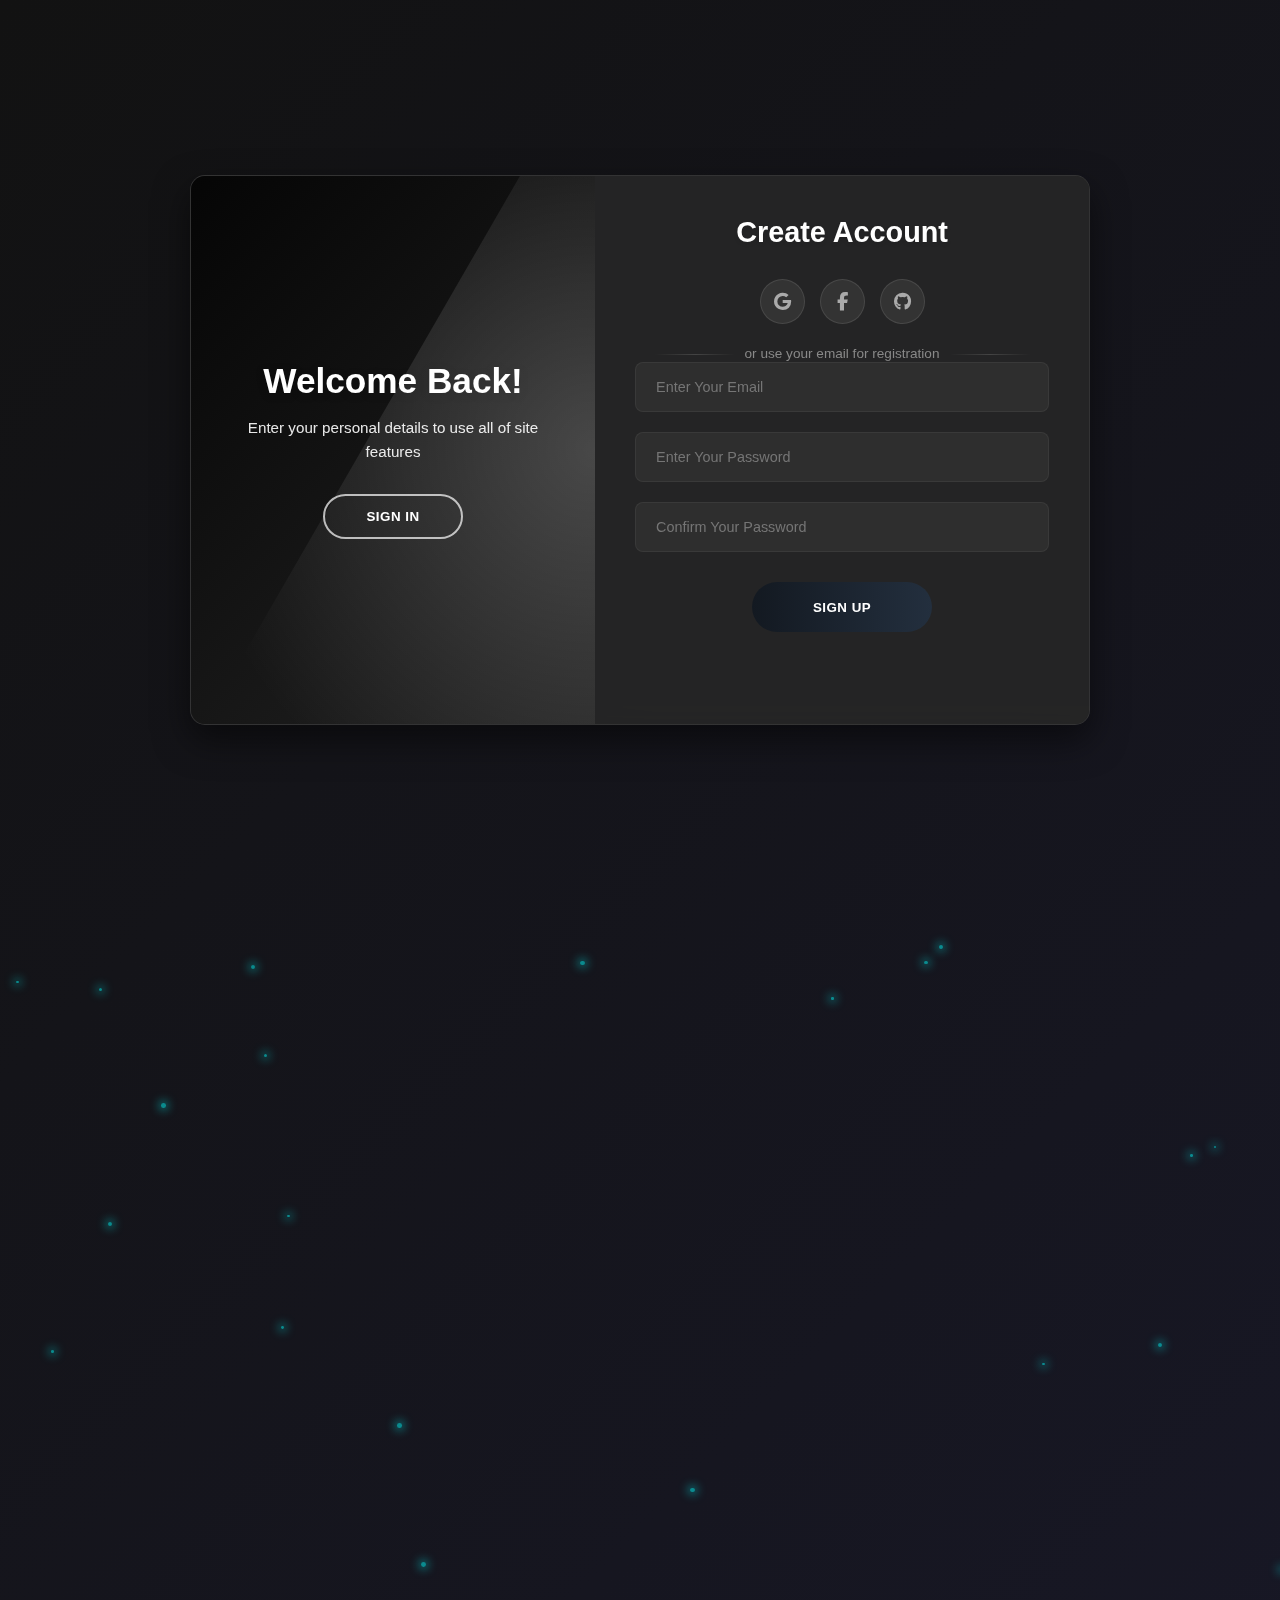
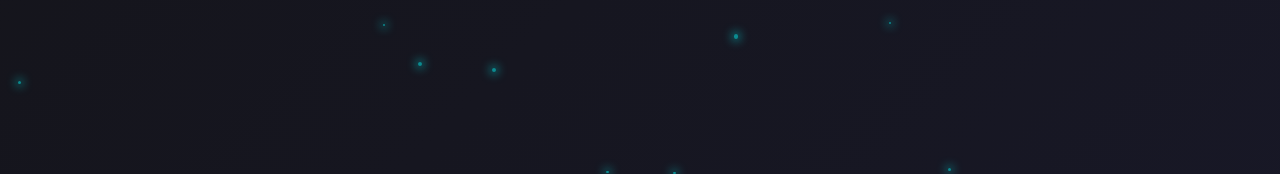
<file: PredectiveMaintenance/templates/1.html>
<!DOCTYPE html>
<html lang="en">
<head>
    <meta charset="UTF-8">
    <meta name="viewport" content="width=device-width, initial-scale=1.0">
    <title>Registration</title>
    <link rel="stylesheet" href="https://cdnjs.cloudflare.com/ajax/libs/font-awesome/6.4.0/css/all.min.css">
    <style>
        /* Modern CSS with particle effects */
        * {
            margin: 0;
            padding: 0;
            font-family: 'Amazon Ember', Arial, sans-serif;
            box-sizing: border-box;
        }

        @keyframes fadeIn {
            from { opacity: 0; transform: translateY(20px); }
            to { opacity: 1; transform: translateY(0); }
        }

        @keyframes gradientShift {
            0% { background-position: 0% 50%; }
            50% { background-position: 100% 50%; }
            100% { background-position: 0% 50%; }
        }

        /* Aqua Particles */
        .particles {
            position: absolute;
            top: 0;
            left: 0;
            width: 100%;
            height: 100%;
            z-index: 0;
        }

        .particle {
            position: absolute;
            width: 4px;
            height: 4px;
            background-color: rgba(0, 255, 255, 0.5);
            border-radius: 50%;
            box-shadow: 0 0 10px 2px rgba(0, 255, 255, 0.5);
            animation: float 15s infinite linear;
        }

        @keyframes float {
            0% {
                transform: translateY(0) translateX(0);
                opacity: 0;
            }
            10% {
                opacity: 1;
            }
            90% {
                opacity: 1;
            }
            100% {
                transform: translateY(-100vh) translateX(100px);
                opacity: 0;
            }
        }

        body {
            background: linear-gradient(-45deg, #121212, #1a1a2e, #121212);
            background-size: 400% 400%;
            animation: gradientShift 15s ease infinite;
            display: flex;
            align-items: center;
            justify-content: center;
            min-height: 100vh;
            padding: 20px;
            overflow: hidden;
            position: relative;
        }

        .main-container {
            height: 550px;
            width: 900px;
            background-color: rgba(30, 30, 30, 0.85);
            border-radius: 15px;
            display: flex;
            box-shadow: 0 15px 35px rgba(0, 0, 0, 0.5);
            overflow: hidden;
            transition: transform 0.3s ease;
            position: relative;
            z-index: 1;
            backdrop-filter: blur(8px);
            border: 1px solid rgba(255, 255, 255, 0.1);
        }

        .main-container:hover {
            transform: translateY(-5px);
            box-shadow: 0 20px 40px rgba(0, 0, 0, 0.3);
        }

        .left-side-main-div {
            height: 100%;
            width: 45%;
            background: linear-gradient(135deg, rgba(0, 0, 0, 0.8), rgba(37, 37, 37, 0.8));
            display: flex;
            flex-direction: column;
            justify-content: center;
            align-items: center;
            padding: 40px;
            text-align: center;
            position: relative;
            overflow: hidden;
            transition: all 0.5s ease;
        }

        .left-side-main-div:hover {
            background: linear-gradient(135deg,  rgba(37, 37, 37, 0.8), rgba(0, 0, 0, 0.8));
        }

        .left-side-main-div::before {
            content: '';
            position: absolute;
            top: -50%;
            right: -50%;
            width: 100%;
            height: 200%;
            background: radial-gradient(circle, rgba(255,255,255,0.2) 0%, rgba(255,255,255,0) 70%);
            transform: rotate(30deg);
        }

        #left-side-1heading {
            color: #FFFFFF;
            font-size: 2.2rem;
            font-weight: 700;
            margin-bottom: 15px;
            animation: fadeIn 0.8s ease-out;
            text-shadow: 0 2px 10px rgba(0, 0, 0, 0.2);
        }

        .left-side-1span, .left-side-2span {
            font-size: 0.95rem;
            color: rgba(255, 255, 255, 0.9);
            line-height: 1.6;
            margin: 5px 0;
            animation: fadeIn 1s ease-out;
        }

        .left-side-1button {
            height: 45px;
            width: 140px;
            border-radius: 25px;
            background-color: transparent;
            border: 2px solid rgba(255, 255, 255, 0.7);
            color: #FFFFFF;
            cursor: pointer;
            font-weight: 600;
            margin-top: 30px;
            transition: all 0.3s ease;
            letter-spacing: 0.5px;
            position: relative;
            display: inline-flex;
            align-items: center;
            justify-content: center;
            overflow: hidden;
            z-index: 1;
            animation: fadeIn 1.2s ease-out;
        }

        .left-side-1button::before {
            content: '';
            position: absolute;
            top: 0;
            left: 0;
            width: 100%;
            height: 100%;
            background: rgba(255, 255, 255, 0.15);
            z-index: -1;
            transform: scaleX(0);
            transform-origin: right;
            transition: transform 0.3s ease;
        }

        .left-side-1button:hover::before {
            transform: scaleX(1);
            transform-origin: left;
        }

        .left-side-1button:hover {
            background-color: transparent;
            transform: translateY(-3px);
            box-shadow: 0 8px 20px rgba(0, 0, 0, 0.2);
            border-color: rgba(255, 255, 255, 0.9);
        }

        .left-side-1button:active {
            transform: translateY(0) scale(0.98);
        }

        .right-side-main-div {
            height: 100%;
            width: 55%;
            padding: 40px;
            display: flex;
            flex-direction: column;
            align-items: center;
            background: rgba(42, 42, 42, 0.7);
            transition: all 0.5s ease;
        }

        .right-side-main-div:hover {
            background: rgba(42, 42, 42, 0.8);
        }

        #right-side-1heading {
            color: #ffffff;
            font-size: 1.8rem;
            font-weight: 700;
            margin-bottom: 10px;
            animation: fadeIn 0.6s ease-out;
            text-shadow: 0 2px 4px rgba(0,0,0,0.1);
        }

        .right-side-all-2div {
            display: flex;
            gap: 15px;
            margin: 20px 0;
            animation: fadeIn 0.8s ease-out;
        }

        .social-icon {
            height: 45px;
            width: 45px;
            border-radius: 50%;
            display: flex;
            align-items: center;
            justify-content: center;
            background-color: rgba(58, 58, 58, 0.7);
            color: #aaa;
            transition: all 0.3s ease;
            cursor: pointer;
            font-size: 18px;
            border: 1px solid rgba(255, 255, 255, 0.1);
        }

        .social-icon:hover {
            transform: translateY(-3px);
            box-shadow: 0 5px 15px rgba(0, 0, 0, 0.2);
            background-color: rgba(74, 74, 74, 0.9);
        }

        .social-icon.google:hover { color: #DB4437; }
        .social-icon.facebook:hover { color: #4267B2; }
        .social-icon.github:hover { color: #f5f5f5; }
        .social-icon.linkedin:hover { color: #0077B5; }

        .right-side-1span {
            font-size: 0.85rem;
            color: #888;
            margin-bottom: 20px;
            position: relative;
            animation: fadeIn 1s ease-out;
        }

        .right-side-1span::before, .right-side-1span::after {
            content: "";
            position: absolute;
            height: 1px;
            width: 80px;
            background: linear-gradient(to right, transparent, #444, transparent);
            top: 50%;
        }

        .right-side-1span::before {
            left: -90px;
        }

        .right-side-1span::after {
            right: -90px;
        }

        .input-group {
            position: relative;
            width: 100%;
            margin-bottom: 20px;
            animation: fadeIn 1.2s ease-out;
        }

        .right-side-1input, 
        .right-side-2input, 
        .right-side-3input {
            height: 50px;
            width: 100%;
            padding: 0 20px;
            border: 1px solid rgba(68, 68, 68, 0.5);
            border-radius: 8px;
            font-size: 0.9rem;
            background: rgba(51, 51, 51, 0.7);
            color: #fff;
            transition: all 0.3s ease;
        }

        .right-side-1input:focus, 
        .right-side-2input:focus, 
        .right-side-3input:focus {
            border-color: rgba(255, 153, 0, 0.7);
            box-shadow: 0 0 0 3px rgba(255, 153, 0, 0.2);
            outline: none;
            background: rgba(51, 51, 51, 0.9);
        }

        .right-side-1button {
            height: 50px;
            width: 180px;
            color: white;
            background: linear-gradient(to right, #131921, #232F3E);
            border-radius: 25px;
            border: none;
            cursor: pointer;
            font-weight: 600;
            margin-top: 10px;
            transition: all 0.3s ease;
            animation: fadeIn 1.4s ease-out;
            letter-spacing: 0.5px;
            position: relative;
            overflow: hidden;
        }

        .right-side-1button::before {
            content: '';
            position: absolute;
            top: 0;
            left: -100%;
            width: 100%;
            height: 100%;
            background: linear-gradient(90deg, transparent, rgba(255, 255, 255, 0.2), transparent);
            transition: 0.5s;
        }

        .right-side-1button:hover {
            background: linear-gradient(to right, #232F3E, #37475A);
            transform: translateY(-3px);
            box-shadow: 0 10px 20px rgba(0, 0, 0, 0.3);
        }

        .right-side-1button:hover::before {
            left: 100%;
        }

        /* Responsive adjustments */
        @media (max-width: 768px) {
            .main-container {
                flex-direction: column;
                height: auto;
                width: 95%;
            }
            
            .left-side-main-div, 
            .right-side-main-div {
                width: 100%;
                padding: 30px;
            }
            
            .left-side-main-div {
                border-radius: 15px 15px 0 0;
            }
            
            .right-side-main-div {
                border-radius: 0 0 15px 15px;
            }

            .right-side-1span::before, 
            .right-side-1span::after {
                width: 50px;
            }

            .right-side-1span::before {
                left: -60px;
            }

            .right-side-1span::after {
                right: -60px;
            }
        }
    </style>
</head>
<body>
    <!-- Aqua Particles Background -->
    <div class="particles" id="particles"></div>
    
    <div class="main-container">
        <div class="left-side-main-div">
            <div class="left-side-all-1div">
                <h2 id="left-side-1heading">Welcome Back!</h2>
            </div>
            <div class="left-side-all-2div">
                <span class="left-side-1span">Enter your personal details to use all of site features</span>
            </div>
            <div class="left-side-all-4div">
                <button type="button" class="left-side-1button">SIGN IN</button>
            </div>
        </div>

        <div class="right-side-main-div">
            <div class="right-side-all-1div">
                <h2 id="right-side-1heading">Create Account</h2>
            </div>
            <div class="right-side-all-2div">
                <div class="social-icon google"><i class="fab fa-google"></i></div>
                <div class="social-icon facebook"><i class="fab fa-facebook-f"></i></div>
                <div class="social-icon github"><i class="fab fa-github"></i></div>
                <!-- <div class="social-icon linkedin"><i class="fab fa-linkedin-in"></i></div> -->
            </div>
            <div class="right-side-all-3div">
                <span class="right-side-1span">or use your email for registration</span>
            </div>
            <div class="input-group">
                <input type="email" class="right-side-1input" placeholder="Enter Your Email">
            </div>
            <div class="input-group">
                <input type="password" class="right-side-2input" placeholder="Enter Your Password">
            </div>
            <div class="input-group">
                <input type="password" class="right-side-3input" placeholder="Confirm Your Password">
            </div>
            <div class="right-side-all-7div">
                <button type="submit" class="right-side-1button">SIGN UP</button>
            </div>
        </div>
    </div>

    <script>
        // Create aqua particles
        function createParticles() {
            const particlesContainer = document.getElementById('particles');
            const particleCount = 30;
            
            for (let i = 0; i < particleCount; i++) {
                const particle = document.createElement('div');
                particle.classList.add('particle');
                
                // Random position
                const posX = Math.random() * 100;
                const posY = Math.random() * 100 + 100; // Start below viewport
                
                // Random size
                const size = Math.random() * 3 + 2;
                
                // Random animation duration
                const duration = Math.random() * 10 + 10;
                
                // Random delay
                const delay = Math.random() * -20;
                
                particle.style.left = `${posX}%`;
                particle.style.top = `${posY}%`;
                particle.style.width = `${size}px`;
                particle.style.height = `${size}px`;
                particle.style.animationDuration = `${duration}s`;
                particle.style.animationDelay = `${delay}s`;
                
                particlesContainer.appendChild(particle);
            }
        }
        
        // Initialize particles
        createParticles();
        
        // Click handlers with event delegation
        document.addEventListener('click', function(event) {
            // Handle left-side sign-in button
            if (event.target.classList.contains('left-side-1button')) {
                event.preventDefault();
                window.location.href = '2.html';
            }
            
            // Handle right-side sign-up button
            if (event.target.classList.contains('right-side-1button')) {
                event.preventDefault();
                window.location.href = 'Lnd.html';
            }
        });
    </script>
</body>
</html>
</file>
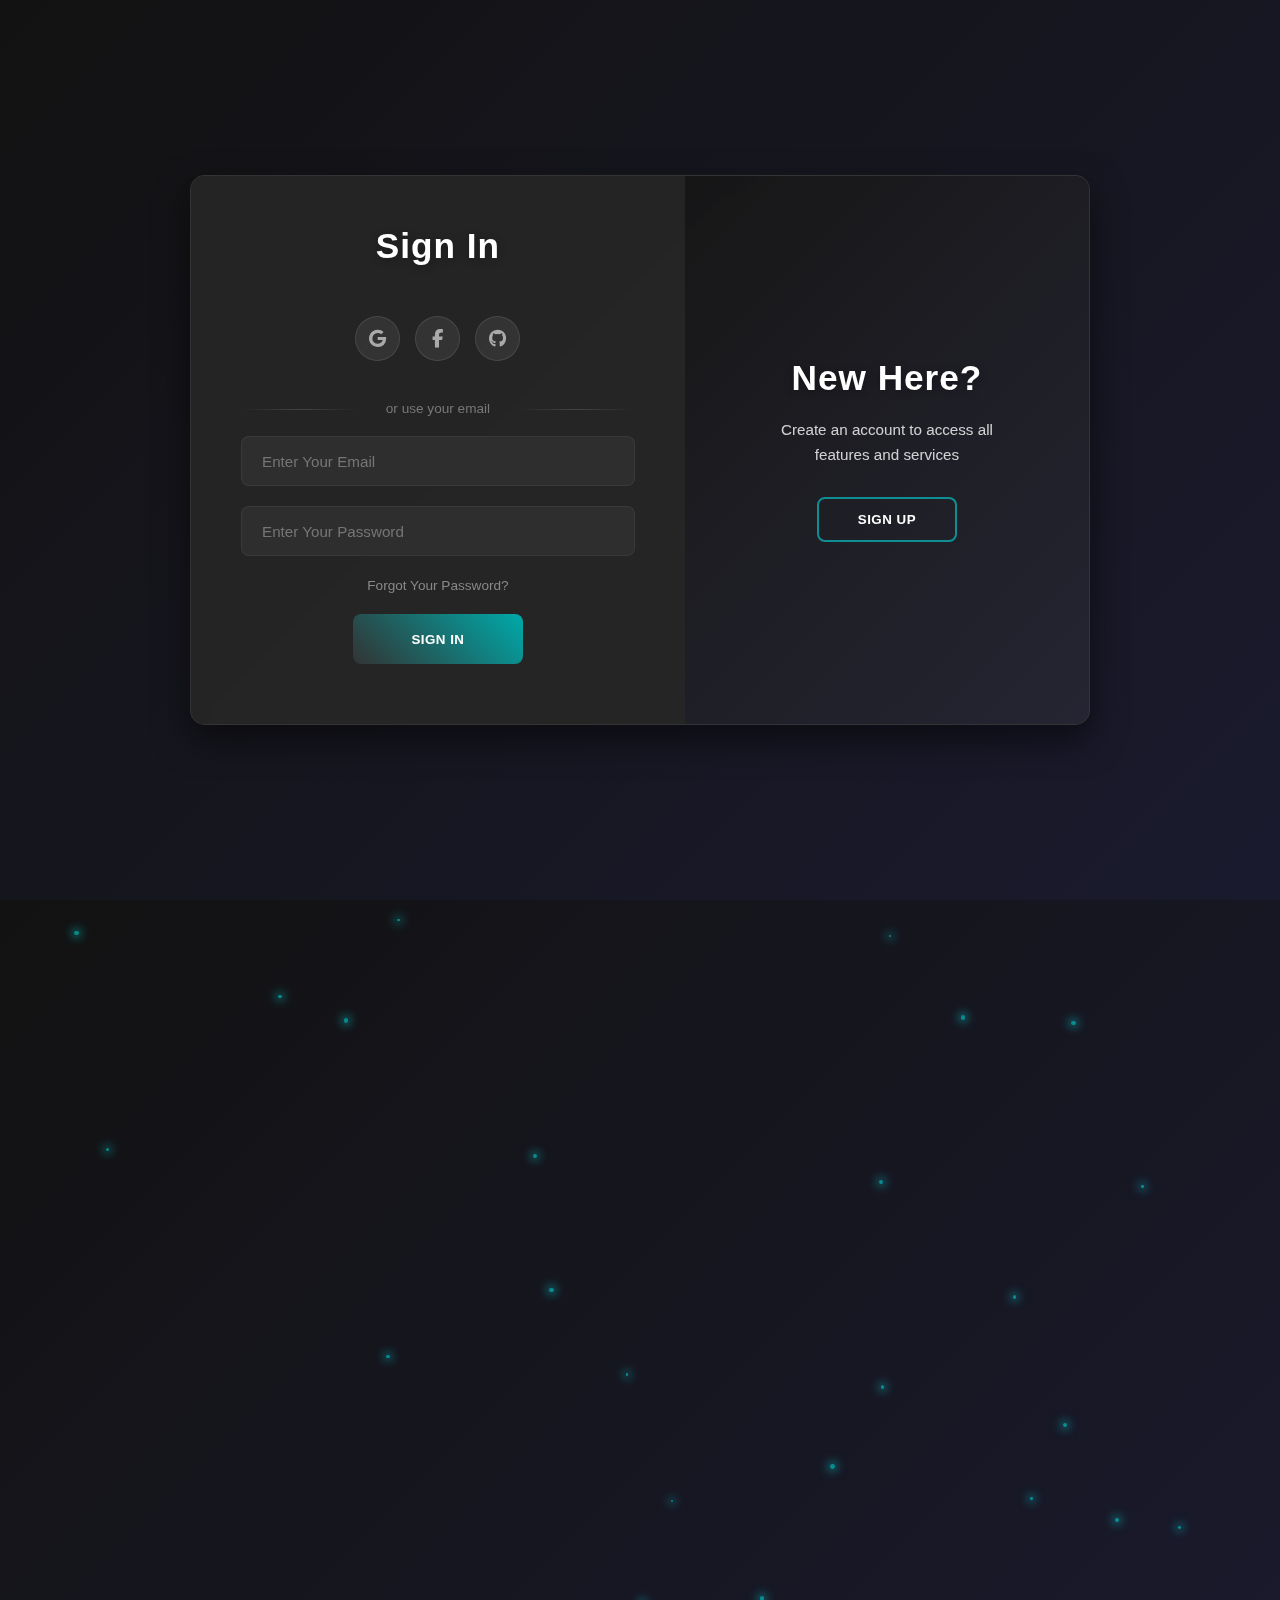
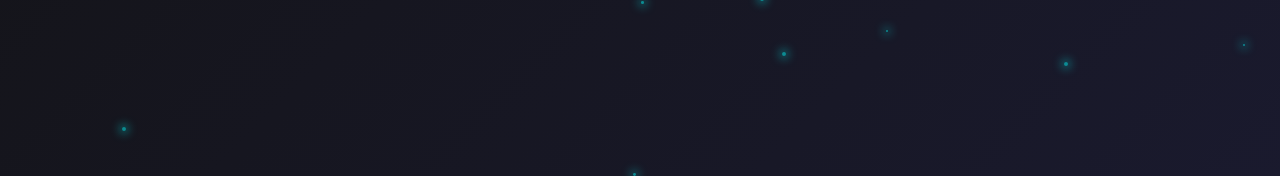
<file: PredectiveMaintenance/templates/2.html>
<!DOCTYPE html>
<html lang="en">
<head>
    <meta charset="UTF-8">
    <meta name="viewport" content="width=device-width, initial-scale=1.0">
    <title>Sign-In</title>
    <link rel="stylesheet" href="https://cdnjs.cloudflare.com/ajax/libs/font-awesome/6.4.0/css/all.min.css">
    <style>
        /* Modern Gradient Theme with Particles */
        * {
            margin: 0;
            padding: 0;
            font-family: 'Segoe UI', Arial, sans-serif;
            box-sizing: border-box;
        }

        body {
            background: linear-gradient(135deg, #121212, #1a1a2e);
            display: flex;
            align-items: center;
            justify-content: center;
            min-height: 100vh;
            padding: 20px;
            overflow: hidden;
            position: relative;
        }

        /* Aqua Particles */
        .particles {
            position: absolute;
            top: 0;
            left: 0;
            width: 100%;
            height: 100%;
            z-index: 0;
        }

        .particle {
            position: absolute;
            width: 4px;
            height: 4px;
            background-color: rgba(0, 255, 255, 0.5);
            border-radius: 50%;
            box-shadow: 0 0 10px 2px rgba(0, 255, 255, 0.5);
            animation: float 15s infinite linear;
        }

        @keyframes float {
            0% {
                transform: translateY(0) translateX(0);
                opacity: 0;
            }
            10% {
                opacity: 1;
            }
            90% {
                opacity: 1;
            }
            100% {
                transform: translateY(-100vh) translateX(100px);
                opacity: 0;
            }
        }

        .main-container {
            height: 550px;
            width: 900px;
            background: rgba(30, 30, 30, 0.85);
            border-radius: 15px;
            display: flex;
            box-shadow: 0 15px 35px rgba(0, 0, 0, 0.5);
            overflow: hidden;
            position: relative;
            z-index: 1;
            backdrop-filter: blur(8px);
            border: 1px solid rgba(255, 255, 255, 0.1);
        }

        /* LEFT SIDE - SIGN IN */
        .left-side-main-div {
            height: 100%;
            width: 55%;
            padding: 50px;
            display: flex;
            flex-direction: column;
            align-items: center;
            background: rgba(42, 42, 42, 0.7);
            transition: all 0.5s ease;
        }

        .left-side-main-div:hover {
            background: rgba(42, 42, 42, 0.8);
        }

        #left-side-1heading {
            color: #ffffff;
            font-size: 2.2rem;
            font-weight: 600;
            margin-bottom: 30px;
            letter-spacing: 1px;
            text-shadow: 0 2px 10px rgba(0, 0, 0, 0.3);
        }

        .social-icons {
            display: flex;
            gap: 15px;
            margin: 20px 0;
        }

        .social-icon {
            height: 45px;
            width: 45px;
            border-radius: 50%;
            display: flex;
            align-items: center;
            justify-content: center;
            background-color: rgba(58, 58, 58, 0.7);
            color: #aaa;
            transition: all 0.3s ease;
            cursor: pointer;
            font-size: 18px;
            border: 1px solid rgba(255, 255, 255, 0.1);
        }

        .social-icon:hover {
            background-color: rgba(74, 74, 74, 0.9);
            transform: translateY(-3px);
            box-shadow: 0 5px 15px rgba(0, 0, 0, 0.2);
        }

        .social-icon.google:hover { color: #DB4437; }
        .social-icon.facebook:hover { color: #4267B2; }
        .social-icon.github:hover { color: #f5f5f5; }

        .divider {
            font-size: 0.85rem;
            color: #777;
            margin: 20px 0;
            position: relative;
            width: 100%;
            text-align: center;
        }

        .divider::before, .divider::after {
            content: "";
            position: absolute;
            height: 1px;
            width: 30%;
            background: linear-gradient(to right, transparent, #444, transparent);
            top: 50%;
        }

        .divider::before { left: 0; }
        .divider::after { right: 0; }

        .input-group {
            width: 100%;
            margin-bottom: 20px;
            position: relative;
        }

        .left-side-1input, 
        .left-side-2input {
            height: 50px;
            width: 100%;
            padding: 0 20px;
            border: 1px solid rgba(68, 68, 68, 0.5);
            border-radius: 8px;
            font-size: 0.95rem;
            background: rgba(51, 51, 51, 0.7);
            color: #fff;
            transition: all 0.3s ease;
        }

        .left-side-1input:focus, 
        .left-side-2input:focus {
            border-color: rgba(0, 255, 255, 0.5);
            outline: none;
            box-shadow: 0 0 0 2px rgba(0, 255, 255, 0.2);
            background: rgba(51, 51, 51, 0.9);
        }

        .forgot-password a {
            font-size: 0.85rem;
            text-decoration: none;
            color: #888;
            transition: all 0.2s ease;
            display: inline-block;
        }

        .forgot-password a:hover {
            color: #0ff;
            transform: translateX(3px);
        }

        .sign-in-btn {
            height: 50px;
            width: 170px;
            color: white;
            background: linear-gradient(45deg, #333, #0aa);
            border-radius: 8px;
            border: none;
            cursor: pointer;
            font-weight: 600;
            margin-top: 20px;
            letter-spacing: 0.5px;
            transition: all 0.3s ease;
            position: relative;
            overflow: hidden;
        }

        .sign-in-btn::before {
            content: '';
            position: absolute;
            top: 0;
            left: -100%;
            width: 100%;
            height: 100%;
            background: linear-gradient(90deg, transparent, rgba(255, 255, 255, 0.2), transparent);
            transition: 0.5s;
        }

        .sign-in-btn:hover {
            background: linear-gradient(45deg, #0aa, #333);
            transform: translateY(-3px);
            box-shadow: 0 10px 20px rgba(0, 170, 170, 0.3);
        }

        .sign-in-btn:hover::before {
            left: 100%;
        }

        /* RIGHT SIDE - SIGN UP */
        .right-side-main-div {
            height: 100%;
            width: 45%;
            background: linear-gradient(135deg, rgba(20, 20, 20, 0.7), rgba(40, 40, 60, 0.7));
            display: flex;
            flex-direction: column;
            justify-content: center;
            align-items: center;
            padding: 40px;
            text-align: center;
            position: relative;
            transition: all 0.5s ease;
        }

        .right-side-main-div:hover {
            background: linear-gradient(135deg, rgba(20, 20, 20, 0.8), rgba(40, 40, 60, 0.8));
        }

        #right-side-1heading {
            color: #fff;
            font-size: 2.2rem;
            font-weight: 600;
            margin-bottom: 20px;
            letter-spacing: 1px;
            text-shadow: 0 2px 10px rgba(0, 0, 0, 0.3);
        }

        .right-side-1span,
        .right-side-2span {
            font-size: 0.95rem;
            color: rgba(255, 255, 255, 0.8);
            line-height: 1.6;
            margin: 5px 0;
        }

        .sign-up-1btn {
            height: 45px;
            width: 140px;
            border-radius: 8px;
            background: transparent;
            border: 2px solid rgba(0, 255, 255, 0.5);
            color: #fff;
            cursor: pointer;
            font-weight: 600;
            margin-top: 30px;
            letter-spacing: 0.5px;
            transition: all 0.3s ease;
            position: relative;
            overflow: hidden;
        }

        .sign-up-1btn::before {
            content: '';
            position: absolute;
            top: 0;
            left: -100%;
            width: 100%;
            height: 100%;
            background: linear-gradient(90deg, transparent, rgba(0, 255, 255, 0.2), transparent);
            transition: 0.5s;
        }

        .sign-up-1btn:hover {
            background: rgba(0, 255, 255, 0.1);
            border-color: rgba(0, 255, 255, 0.8);
            transform: translateY(-3px);
            box-shadow: 0 5px 15px rgba(0, 255, 255, 0.2);
        }

        .sign-up-1btn:hover::before {
            left: 100%;
        }

        /* Responsive adjustments */
        @media (max-width: 768px) {
            .main-container {
                flex-direction: column;
                height: auto;
                width: 95%;
            }
            
            .left-side-main-div, 
            .right-side-main-div {
                width: 100%;
                padding: 30px;
            }
            
            .left-side-main-div {
                order: 2;
            }
            
            .right-side-main-div {
                order: 1;
                padding: 40px 30px;
            }
        }
    </style>
</head>
<body>
    <!-- Aqua Particles Background -->
    <div class="particles" id="particles"></div>
    
    <div class="main-container">
        <!-- LEFT SIDE - SIGN IN FORM -->
        <div class="left-side-main-div">
            <div class="left-side-all-1div">
                <h2 id="left-side-1heading">Sign In</h2>
            </div>
            <div class="social-icons">
                <div class="social-icon google"><i class="fab fa-google"></i></div>
                <div class="social-icon facebook"><i class="fab fa-facebook-f"></i></div>
                <div class="social-icon github"><i class="fab fa-github"></i></div>
            </div>
            <div class="divider">or use your email</div>
            <div class="input-group">
                <input type="email" class="left-side-1input" placeholder="Enter Your Email">
            </div>
            <div class="input-group">
                <input type="password" class="left-side-2input" placeholder="Enter Your Password">
            </div>
            <div class="forgot-password">
                <a href="1.html">Forgot Your Password?</a>
            </div>
            <button type="button" class="sign-in-btn">SIGN IN</button>
        </div>

        <!-- RIGHT SIDE - SIGN UP -->
        <div class="right-side-main-div">
            <div class="right-side-all-1div">
                <h2 id="right-side-1heading">New Here?</h2>
            </div>
            <div class="right-side-all-2div">
                <span class="right-side-1span">Create an account to access all</span>
            </div>
            <div class="right-side-all-3div">
                <span class="right-side-2span">features and services</span>
            </div>
            <button type="button" class="sign-up-1btn">SIGN UP</button>
        </div>
    </div>

    <script>
        // Create aqua particles
        function createParticles() {
            const particlesContainer = document.getElementById('particles');
            const particleCount = 30;
            
            for (let i = 0; i < particleCount; i++) {
                const particle = document.createElement('div');
                particle.classList.add('particle');
                
                // Random position
                const posX = Math.random() * 100;
                const posY = Math.random() * 100 + 100; // Start below viewport
                
                // Random size
                const size = Math.random() * 3 + 2;
                
                // Random animation duration
                const duration = Math.random() * 10 + 10;
                
                // Random delay
                const delay = Math.random() * -20;
                
                particle.style.left = `${posX}%`;
                particle.style.top = `${posY}%`;
                particle.style.width = `${size}px`;
                particle.style.height = `${size}px`;
                particle.style.animationDuration = `${duration}s`;
                particle.style.animationDelay = `${delay}s`;
                
                particlesContainer.appendChild(particle);
            }
        }
        
        // Initialize particles
        createParticles();
        
        // Simple and reliable click handlers
        document.querySelector('.sign-in-btn').addEventListener('click', function() {
            window.location.href = 'Lnd.html';
        });
        
        document.querySelector('.sign-up-1btn').addEventListener('click', function() {
            window.location.href = '1.html';
        });
    </script>
</body>
</html>
</file>
